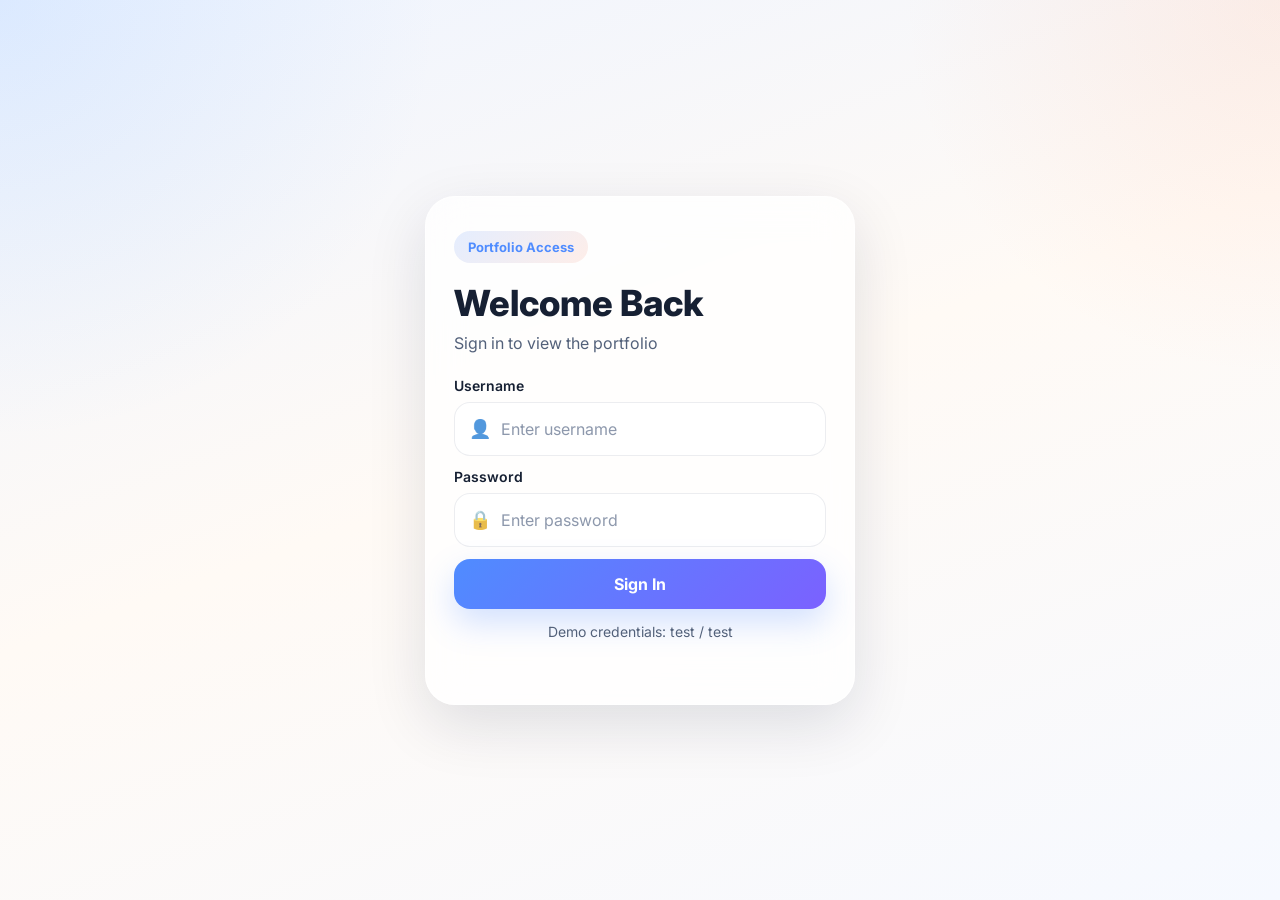
<file: index.html>
<!--
AI-assisted project:
Initial idea and structure were created with AI support and then manually customized.
Final version: personalized CV portfolio with JavaScript login logic in a single HTML file.
-->

<!DOCTYPE html>
<html lang="en">
<head>
  <meta charset="UTF-8">
  <meta name="viewport" content="width=device-width, initial-scale=1.0">
  <title>Amina Gubaydullina | Creative Portfolio</title>
  <meta name="description" content="Personal CV portfolio of Amina Gubaydullina">

  <link rel="preconnect" href="https://fonts.googleapis.com">
  <link rel="preconnect" href="https://fonts.gstatic.com" crossorigin>
  <link href="https://fonts.googleapis.com/css2?family=Inter:wght@400;500;600;700;800&display=swap" rel="stylesheet">

  <link rel="stylesheet" href="main.css">
</head>

<body>
  <div class="page-bg"></div>

  <main id="loginScreen" class="login-screen">
    <section class="login-card">
      <div class="login-badge">Portfolio Access</div>
      <h1>Welcome Back</h1>
      <p class="login-subtitle">Sign in to view the portfolio</p>

      <form id="loginForm" novalidate>
        <label class="input-label" for="username">Username</label>
        <div class="input-wrap">
          <span class="input-icon">👤</span>
          <input id="username" type="text" placeholder="Enter username">
        </div>

        <label class="input-label" for="password">Password</label>
        <div class="input-wrap">
          <span class="input-icon">🔒</span>
          <input id="password" type="password" placeholder="Enter password">
        </div>

        <button type="submit" class="primary-btn">Sign In</button>

        <p class="demo-text">Demo credentials: test / test</p>
        <p id="loginError" class="error-message"></p>
      </form>
    </section>
  </main>

  <div id="portfolio" class="portfolio hidden">
    <header class="topbar">
      <div class="brand">
        <div class="brand-mark">A</div>

        <div>
          <p class="brand-title">Amina Portfolio</p>
          <p class="brand-subtitle">Creative creator & future analyst</p>
        </div>
      </div>

      <nav class="nav">
        <a href="#about">About</a>
        <a href="#experience">Experience</a>
        <a href="#skills">Skills</a>
        <a href="#achievements">Achievements</a>
        <a href="#contact">Contact</a>
      </nav>

      <div class="topbar-actions">
        <button id="themeToggle" class="icon-btn" type="button">🌙</button>
        <button id="logoutBtn" class="logout-btn" type="button">↩ Logout</button>
      </div>
    </header>

    <section class="hero reveal">
      <div class="hero-text">
        <span class="hero-chip">Student • Media • Analytics • Creativity</span>

        <h1>Amina Gubaydullina</h1>
        <h2>Creative creator and future analyst</h2>

        <p class="hero-description">
          Student from Tashkent with strong interest in media production, technology,
          communication, digital projects and analytical thinking.
        </p>

        <div class="hero-highlights">
          <div class="highlight-card">
            <span>🎓</span>
            <p>RANEPA Saint Petersburg — admitted on a full budget scholarship</p>
          </div>

          <div class="highlight-card">
            <span>💙</span>
            <p>IT Park University — studying with a 25% grant</p>
          </div>

          <div class="highlight-card">
            <span>🌍</span>
            <p>Selected for an internship program in Hungary</p>
          </div>
        </div>

        <div class="hero-buttons">
          <button id="downloadBtn" class="primary-btn" type="button">Download CV</button>
          <a href="#contact" class="secondary-btn">Contact Me</a>
        </div>
      </div>

      <div class="hero-visual">
        <div class="avatar-ring">
          <div class="avatar-core">
            <span>AG</span>
          </div>
        </div>
      </div>
    </section>

    <section id="about" class="card reveal">
      <div class="section-title">
        <span>✨</span>
        <h3>About Me</h3>
      </div>

      <p>
        I see myself in the future as a creative creator and analyst.
        I am interested in media production, communications, technology and modern digital projects.
      </p>

      <p>
        From 2014 to 2019 I was professionally involved in ballroom dancing and participated
        in international competitions in Uzbekistan, where I regularly won prize places.
      </p>

      <p>
        I was also a prize winner in school olympiads in mathematics, Russian,
        English and biology.
      </p>
    </section>

    <section id="experience" class="card reveal">
      <div class="section-title">
        <span>🏢</span>
        <h3>Experience</h3>
      </div>

      <div class="timeline">
        <div class="timeline-item">
          <div class="timeline-dot"></div>
          <div class="timeline-content">
            <h4>Gerry Weber Boutique</h4>
            <p class="timeline-role">Customer Communication Assistant</p>
            <p>
              Worked with clients in social media, communicated using scripts and improved sales skills.
            </p>
          </div>
        </div>

        <div class="timeline-item">
          <div class="timeline-dot"></div>
          <div class="timeline-content">
            <h4>Volunteer Activity</h4>
            <p class="timeline-role">Events and teamwork</p>
            <p>
              Participated in volunteering, hackathons and active university projects.
            </p>
          </div>
        </div>
      </div>
    </section>

    <section id="skills" class="card reveal">
      <div class="section-title">
        <span>💡</span>
        <h3>Skills</h3>
      </div>

      <div class="skills-tags">
        <span>Communication</span>
        <span>Creative Thinking</span>
        <span>Media Production</span>
        <span>Content Creation</span>
        <span>Marketing</span>
        <span>Analytics</span>
        <span>Teamwork</span>
        <span>Leadership</span>
        <span>English</span>
        <span>Public Speaking</span>
      </div>
    </section>

    <section id="achievements" class="card reveal">
      <div class="section-title">
        <span>🏆</span>
        <h3>Achievements</h3>
      </div>

      <div class="achievement-grid">
        <div class="achievement-card">
          <h4>President Tech Award</h4>
          <p>Certificate for active participation and innovative contribution.</p>
        </div>

        <div class="achievement-card">
          <h4>ICPC Uzbekistan 2025</h4>
          <p>Honorable Mention participant.</p>
        </div>

        <div class="achievement-card">
          <h4>ICT Week Uzbekistan</h4>
          <p>Certificate of participation and contribution.</p>
        </div>

        <div class="achievement-card">
          <h4>PROWEB</h4>
          <p>Completed an Internet Marketing course.</p>
        </div>
      </div>
    </section>

    <section id="contact" class="card reveal">
      <div class="section-title">
        <span>📩</span>
        <h3>Contact</h3>
      </div>

      <div class="contact-grid">
        <div class="contact-card">
          <span>📍</span>
          <div>
            <h4>Location</h4>
            <p>Tashkent, Uzbekistan</p>
          </div>
        </div>

        <div class="contact-card">
          <span>📞</span>
          <div>
            <h4>Phone</h4>
            <p>+998971177050</p>
          </div>
        </div>

        <div class="contact-card">
          <span>💬</span>
          <div>
            <h4>Telegram</h4>
            <p>@amllna_g</p>
          </div>
        </div>

        <div class="contact-card">
          <span>📷</span>
          <div>
            <h4>Instagram</h4>
            <p>amllna_g</p>
          </div>
        </div>
      </div>
    </section>
  </div>

  <script src="index.js"></script>
</body>
</html>
</file>
<file: main.css>
/*
AI-assisted project:
The initial design direction was generated with AI support and then manually customized.
All styles are placed in this separate CSS file as required.
*/

:root {
  --bg: #081a2f;
  --bg-soft: #0f2744;
  --surface: rgba(255, 255, 255, 0.9);
  --surface-strong: #ffffff;
  --text: #162033;
  --text-soft: #53617a;
  --line: rgba(18, 33, 63, 0.08);
  --primary: #4f8cff;
  --primary-2: #7b61ff;
  --accent: #ff8c6b;
  --accent-2: #ffd166;
  --shadow: 0 20px 60px rgba(9, 27, 54, 0.12);
  --radius-xl: 28px;
  --radius-lg: 22px;
  --radius-md: 16px;
  --radius-sm: 12px;
}

body.dark-mode {
  --bg: #07111f;
  --bg-soft: #0d1b31;
  --surface: rgba(14, 24, 40, 0.92);
  --surface-strong: #0f1c2f;
  --text: #f5f7fb;
  --text-soft: #a8b3c7;
  --line: rgba(255, 255, 255, 0.08);
  --primary: #71a6ff;
  --primary-2: #8c7aff;
  --accent: #ff9f7d;
  --accent-2: #ffd979;
  --shadow: 0 20px 60px rgba(0, 0, 0, 0.35);
}

* {
  box-sizing: border-box;
  margin: 0;
  padding: 0;
}

html {
  scroll-behavior: smooth;
}

body {
  font-family: "Inter", sans-serif;
  background:
    radial-gradient(circle at top left, rgba(111, 173, 255, 0.15), transparent 28%),
    radial-gradient(circle at top right, rgba(255, 161, 125, 0.14), transparent 24%),
    linear-gradient(160deg, #eef4ff 0%, #fffaf5 48%, #f6f9ff 100%);
  color: var(--text);
  min-height: 100vh;
  transition: background 0.35s ease, color 0.35s ease;
}

body.dark-mode {
  background:
    radial-gradient(circle at top left, rgba(113, 166, 255, 0.14), transparent 25%),
    radial-gradient(circle at top right, rgba(255, 159, 125, 0.1), transparent 20%),
    linear-gradient(160deg, #07111f 0%, #0b1628 45%, #0c1322 100%);
}

.page-bg {
  position: fixed;
  inset: 0;
  pointer-events: none;
  background-image:
    linear-gradient(rgba(255,255,255,0.03) 1px, transparent 1px),
    linear-gradient(90deg, rgba(255,255,255,0.03) 1px, transparent 1px);
  background-size: 32px 32px;
  opacity: 0.35;
}

.hidden {
  display: none !important;
}

a {
  color: inherit;
  text-decoration: none;
}

button,
input {
  font: inherit;
}

.login-screen {
  min-height: 100vh;
  display: grid;
  place-items: center;
  padding: 24px;
}

.login-card {
  width: min(100%, 430px);
  background: rgba(255, 255, 255, 0.78);
  backdrop-filter: blur(18px);
  border: 1px solid rgba(255,255,255,0.55);
  border-radius: 30px;
  box-shadow: var(--shadow);
  padding: 34px 28px;
}

body.dark-mode .login-card {
  background: rgba(15, 28, 47, 0.88);
  border-color: rgba(255,255,255,0.08);
}

.login-badge {
  display: inline-flex;
  padding: 8px 14px;
  border-radius: 999px;
  background: linear-gradient(135deg, rgba(79, 140, 255, 0.15), rgba(255, 140, 107, 0.14));
  color: var(--primary);
  font-weight: 700;
  font-size: 13px;
  margin-bottom: 18px;
}

.login-card h1 {
  font-size: 36px;
  font-weight: 800;
  margin-bottom: 8px;
}

.login-subtitle {
  color: var(--text-soft);
  margin-bottom: 24px;
}

.input-label {
  display: block;
  font-size: 14px;
  font-weight: 600;
  margin: 10px 0 8px;
}

.input-wrap {
  display: flex;
  align-items: center;
  gap: 10px;
  background: var(--surface-strong);
  border: 1px solid var(--line);
  border-radius: 16px;
  padding: 0 14px;
  margin-bottom: 12px;
  transition: transform 0.25s ease, border-color 0.25s ease, box-shadow 0.25s ease;
}

.input-wrap:focus-within {
  transform: translateY(-1px);
  border-color: rgba(79, 140, 255, 0.45);
  box-shadow: 0 0 0 4px rgba(79, 140, 255, 0.08);
}

.input-icon {
  font-size: 18px;
  opacity: 0.75;
}

.input-wrap input {
  width: 100%;
  background: transparent;
  border: none;
  outline: none;
  color: var(--text);
  padding: 16px 0;
}

.input-wrap input::placeholder {
  color: #8d98ac;
}

.primary-btn,
.secondary-btn,
.logout-btn,
.icon-btn {
  border: none;
  cursor: pointer;
  transition: transform 0.25s ease, box-shadow 0.25s ease, opacity 0.25s ease;
}

.primary-btn:hover,
.secondary-btn:hover,
.logout-btn:hover,
.icon-btn:hover {
  transform: translateY(-2px);
}

.primary-btn {
  width: 100%;
  background: linear-gradient(135deg, var(--primary), var(--primary-2));
  color: white;
  border-radius: 16px;
  padding: 15px 18px;
  font-weight: 700;
  box-shadow: 0 14px 32px rgba(79, 140, 255, 0.25);
}

.demo-text {
  margin-top: 14px;
  color: var(--text-soft);
  text-align: center;
  font-size: 14px;
}

.error-message {
  min-height: 20px;
  color: #e04f5f;
  margin-top: 10px;
  font-size: 14px;
  text-align: center;
  font-weight: 600;
}

.portfolio {
  width: min(1240px, calc(100% - 32px));
  margin: 22px auto 40px;
}

.topbar {
  position: sticky;
  top: 16px;
  z-index: 50;
  display: grid;
  grid-template-columns: auto 1fr auto;
  align-items: center;
  gap: 20px;
  padding: 16px 20px;
  background: rgba(255, 255, 255, 0.76);
  backdrop-filter: blur(20px);
  border: 1px solid rgba(255,255,255,0.55);
  border-radius: 24px;
  box-shadow: var(--shadow);
  margin-bottom: 22px;
}

body.dark-mode .topbar {
  background: rgba(15, 28, 47, 0.88);
  border-color: rgba(255,255,255,0.08);
}

.brand {
  display: flex;
  align-items: center;
  gap: 12px;
}

.brand-mark {
  width: 44px;
  height: 44px;
  display: grid;
  place-items: center;
  border-radius: 14px;
  color: white;
  font-weight: 800;
  background: linear-gradient(135deg, var(--primary), var(--accent));
}

.brand-title {
  font-weight: 800;
  font-size: 15px;
}

.brand-subtitle {
  font-size: 12px;
  color: var(--text-soft);
}

.nav {
  display: flex;
  justify-content: center;
  flex-wrap: wrap;
  gap: 10px;
}

.nav a {
  padding: 10px 14px;
  border-radius: 999px;
  color: var(--text-soft);
  font-weight: 600;
  transition: background 0.25s ease, color 0.25s ease, transform 0.25s ease;
}

.nav a:hover {
  background: rgba(79, 140, 255, 0.1);
  color: var(--primary);
  transform: translateY(-1px);
}

.topbar-actions {
  display: flex;
  align-items: center;
  gap: 10px;
}

.icon-btn {
  width: 46px;
  height: 46px;
  border-radius: 14px;
  background: var(--surface-strong);
  color: var(--text);
  border: 1px solid var(--line);
}

.logout-btn {
  padding: 13px 16px;
  border-radius: 14px;
  background: linear-gradient(135deg, var(--accent), var(--accent-2));
  color: #13203b;
  font-weight: 800;
}

.hero {
  display: grid;
  grid-template-columns: 1.15fr 0.85fr;
  gap: 24px;
  align-items: center;
  padding: 34px;
  border-radius: var(--radius-xl);
  background: var(--surface);
  border: 1px solid rgba(255,255,255,0.55);
  box-shadow: var(--shadow);
  margin-bottom: 24px;
}

body.dark-mode .hero,
body.dark-mode .card {
  border-color: rgba(255,255,255,0.08);
}

.hero-chip {
  display: inline-flex;
  padding: 10px 16px;
  border-radius: 999px;
  background: linear-gradient(135deg, rgba(79, 140, 255, 0.12), rgba(255, 140, 107, 0.12));
  color: var(--primary);
  font-weight: 700;
  font-size: 13px;
  margin-bottom: 16px;
}

.hero h1 {
  font-size: clamp(34px, 4vw, 58px);
  line-height: 1;
  font-weight: 800;
  margin-bottom: 10px;
}

.hero h2 {
  font-size: clamp(18px, 2vw, 26px);
  color: var(--text-soft);
  font-weight: 600;
  margin-bottom: 18px;
}

.hero-description {
  font-size: 16px;
  line-height: 1.7;
  color: var(--text-soft);
  max-width: 680px;
  margin-bottom: 20px;
}

.hero-highlights {
  display: grid;
  gap: 12px;
  margin-bottom: 22px;
}

.highlight-card {
  display: flex;
  align-items: center;
  gap: 12px;
  background: rgba(255, 255, 255, 0.6);
  border: 1px solid var(--line);
  padding: 14px 16px;
  border-radius: 18px;
}

body.dark-mode .highlight-card {
  background: rgba(255,255,255,0.03);
}

.highlight-card span {
  font-size: 22px;
}

.highlight-card p {
  font-weight: 600;
  color: var(--text);
}

.hero-buttons {
  display: flex;
  flex-wrap: wrap;
  gap: 12px;
}

.hero-buttons .primary-btn {
  width: auto;
  min-width: 150px;
}

.secondary-btn {
  display: inline-flex;
  align-items: center;
  justify-content: center;
  padding: 15px 20px;
  border-radius: 16px;
  background: var(--surface-strong);
  border: 1px solid var(--line);
  color: var(--text);
  font-weight: 700;
  min-width: 150px;
}

.hero-visual {
  position: relative;
  display: grid;
  place-items: center;
  min-height: 420px;
}

.avatar-ring {
  width: 330px;
  height: 330px;
  border-radius: 50%;
  background:
    linear-gradient(135deg, rgba(79, 140, 255, 0.95), rgba(123, 97, 255, 0.75), rgba(255, 140, 107, 0.72));
  display: grid;
  place-items: center;
  box-shadow: 0 28px 70px rgba(79, 140, 255, 0.22);
  animation: floatUp 5s ease-in-out infinite;
}

.avatar-core {
  width: 270px;
  height: 270px;
  border-radius: 50%;
  background:
    radial-gradient(circle at top left, rgba(255,255,255,0.45), transparent 30%),
    linear-gradient(160deg, #ffffff, #edf3ff 45%, #fff5ef);
  display: grid;
  place-items: center;
  border: 7px solid rgba(255,255,255,0.55);
}

.avatar-core span {
  font-size: 86px;
  font-weight: 800;
  background: linear-gradient(135deg, var(--primary), var(--accent));
  -webkit-background-clip: text;
  -webkit-text-fill-color: transparent;
  background-clip: text;
}

.stat-card {
  position: absolute;
  background: var(--surface-strong);
  border: 1px solid var(--line);
  border-radius: 18px;
  padding: 14px 16px;
  box-shadow: var(--shadow);
  min-width: 180px;
}

.stat-card strong {
  display: block;
  font-size: 15px;
  margin-bottom: 4px;
}

.stat-card span {
  color: var(--text-soft);
  font-size: 13px;
}

.stat-top {
  top: 28px;
  left: 10px;
}

.stat-bottom {
  right: 4px;
  bottom: 36px;
}

.info-grid {
  display: grid;
  grid-template-columns: 1.1fr 0.9fr;
  gap: 24px;
  margin-bottom: 24px;
}

.card {
  background: var(--surface);
  border: 1px solid rgba(255,255,255,0.55);
  border-radius: var(--radius-xl);
  padding: 28px;
  box-shadow: var(--shadow);
  margin-bottom: 24px;
}

.section-title {
  display: flex;
  align-items: center;
  gap: 12px;
  margin-bottom: 18px;
}

.section-title span {
  width: 42px;
  height: 42px;
  display: grid;
  place-items: center;
  border-radius: 14px;
  background: linear-gradient(135deg, rgba(79, 140, 255, 0.13), rgba(255, 140, 107, 0.12));
  font-size: 20px;
}

.section-title h3 {
  font-size: 28px;
  font-weight: 800;
}

.card p {
  line-height: 1.75;
  color: var(--text-soft);
  margin-bottom: 12px;
}

.facts-list {
  display: grid;
  gap: 14px;
  margin-top: 12px;
}

.fact-item {
  display: flex;
  align-items: center;
  gap: 12px;
  padding: 14px 16px;
  background: rgba(255,255,255,0.55);
  border: 1px solid var(--line);
  border-radius: 18px;
}

body.dark-mode .fact-item {
  background: rgba(255,255,255,0.03);
}

.fact-item span {
  font-size: 22px;
}

.fact-item p {
  margin: 0;
  color: var(--text);
  font-weight: 600;
}

.timeline {
  position: relative;
  margin-top: 8px;
}

.timeline::before {
  content: "";
  position: absolute;
  left: 18px;
  top: 0;
  bottom: 0;
  width: 2px;
  background: linear-gradient(var(--primary), var(--accent));
}

.timeline-item {
  position: relative;
  padding-left: 56px;
  margin-bottom: 22px;
}

.timeline-dot {
  position: absolute;
  left: 8px;
  top: 8px;
  width: 22px;
  height: 22px;
  border-radius: 50%;
  background: linear-gradient(135deg, var(--primary), var(--accent));
  box-shadow: 0 0 0 6px rgba(79, 140, 255, 0.12);
}

.timeline-content {
  background: rgba(255,255,255,0.55);
  border: 1px solid var(--line);
  border-radius: 20px;
  padding: 18px 18px 16px;
}

body.dark-mode .timeline-content {
  background: rgba(255,255,255,0.03);
}

.timeline-content h4 {
  font-size: 19px;
  font-weight: 800;
  margin-bottom: 6px;
}

.timeline-role {
  color: var(--primary) !important;
  font-weight: 700;
  margin-bottom: 8px !important;
}

.skills-tags {
  display: flex;
  flex-wrap: wrap;
  gap: 14px;
  margin-top: 8px;
}

.skills-tags span {
  padding: 13px 18px;
  border-radius: 999px;
  background: linear-gradient(135deg, var(--primary), var(--primary-2));
  color: white;
  font-weight: 700;
  letter-spacing: 0.1px;
  box-shadow: 0 12px 30px rgba(79, 140, 255, 0.18);
  transition: transform 0.25s ease, box-shadow 0.25s ease;
}

.skills-tags span:hover {
  transform: translateY(-3px) scale(1.03);
  box-shadow: 0 16px 34px rgba(79, 140, 255, 0.25);
}

.achievement-grid {
  display: grid;
  grid-template-columns: repeat(3, minmax(0, 1fr));
  gap: 16px;
  margin-top: 10px;
}

.achievement-card {
  background:
    linear-gradient(135deg, rgba(79, 140, 255, 0.09), rgba(255, 140, 107, 0.08)),
    var(--surface-strong);
  border: 1px solid var(--line);
  border-radius: 22px;
  padding: 18px;
  transition: transform 0.25s ease, box-shadow 0.25s ease;
}

.achievement-card:hover,
.contact-card:hover,
.card:hover {
  transform: translateY(-4px);
}

.achievement-card h4 {
  font-size: 18px;
  margin-bottom: 8px;
  font-weight: 800;
}

.achievement-card p {
  margin: 0;
}

.contact-grid {
  display: grid;
  grid-template-columns: repeat(4, minmax(0, 1fr));
  gap: 16px;
}

.contact-card {
  display: flex;
  gap: 12px;
  align-items: flex-start;
  background: rgba(255,255,255,0.6);
  border: 1px solid var(--line);
  border-radius: 20px;
  padding: 18px;
  transition: transform 0.25s ease, box-shadow 0.25s ease;
}

body.dark-mode .contact-card {
  background: rgba(255,255,255,0.03);
}

.contact-card span {
  font-size: 22px;
}

.contact-card h4 {
  font-size: 16px;
  margin-bottom: 4px;
  font-weight: 800;
}

.contact-card p {
  margin: 0;
  color: var(--text-soft);
}

.reveal {
  opacity: 0;
  transform: translateY(32px);
  transition: opacity 0.8s ease, transform 0.8s ease;
}

.reveal.show {
  opacity: 1;
  transform: translateY(0);
}

@keyframes floatUp {
  0%, 100% {
    transform: translateY(0);
  }
  50% {
    transform: translateY(-10px);
  }
}

@media (max-width: 1100px) {
  .hero,
  .info-grid {
    grid-template-columns: 1fr;
  }

  .achievement-grid {
    grid-template-columns: repeat(2, minmax(0, 1fr));
  }

  .contact-grid {
    grid-template-columns: repeat(2, minmax(0, 1fr));
  }

  .topbar {
    grid-template-columns: 1fr;
    justify-items: center;
  }

  .nav {
    justify-content: center;
  }
}

@media (max-width: 760px) {
  .portfolio {
    width: min(100% - 20px, 1240px);
    margin-top: 14px;
  }

  .login-card {
    padding: 28px 20px;
  }

  .hero,
  .card {
    padding: 22px;
  }

  .hero-visual {
    min-height: 340px;
  }

  .avatar-ring {
    width: 250px;
    height: 250px;
  }

  .avatar-core {
    width: 204px;
    height: 204px;
  }

  .avatar-core span {
    font-size: 64px;
  }

  .section-title h3 {
    font-size: 24px;
  }

  .hero-buttons {
    flex-direction: column;
  }

  .hero-buttons .primary-btn,
  .secondary-btn {
    width: 100%;
  }

  .achievement-grid,
  .contact-grid {
    grid-template-columns: 1fr;
  }

  .stat-top,
  .stat-bottom {
    position: static;
    margin-top: 12px;
  }

  .hero-visual {
    display: flex;
    flex-direction: column;
    gap: 12px;
  }
}
</file>
